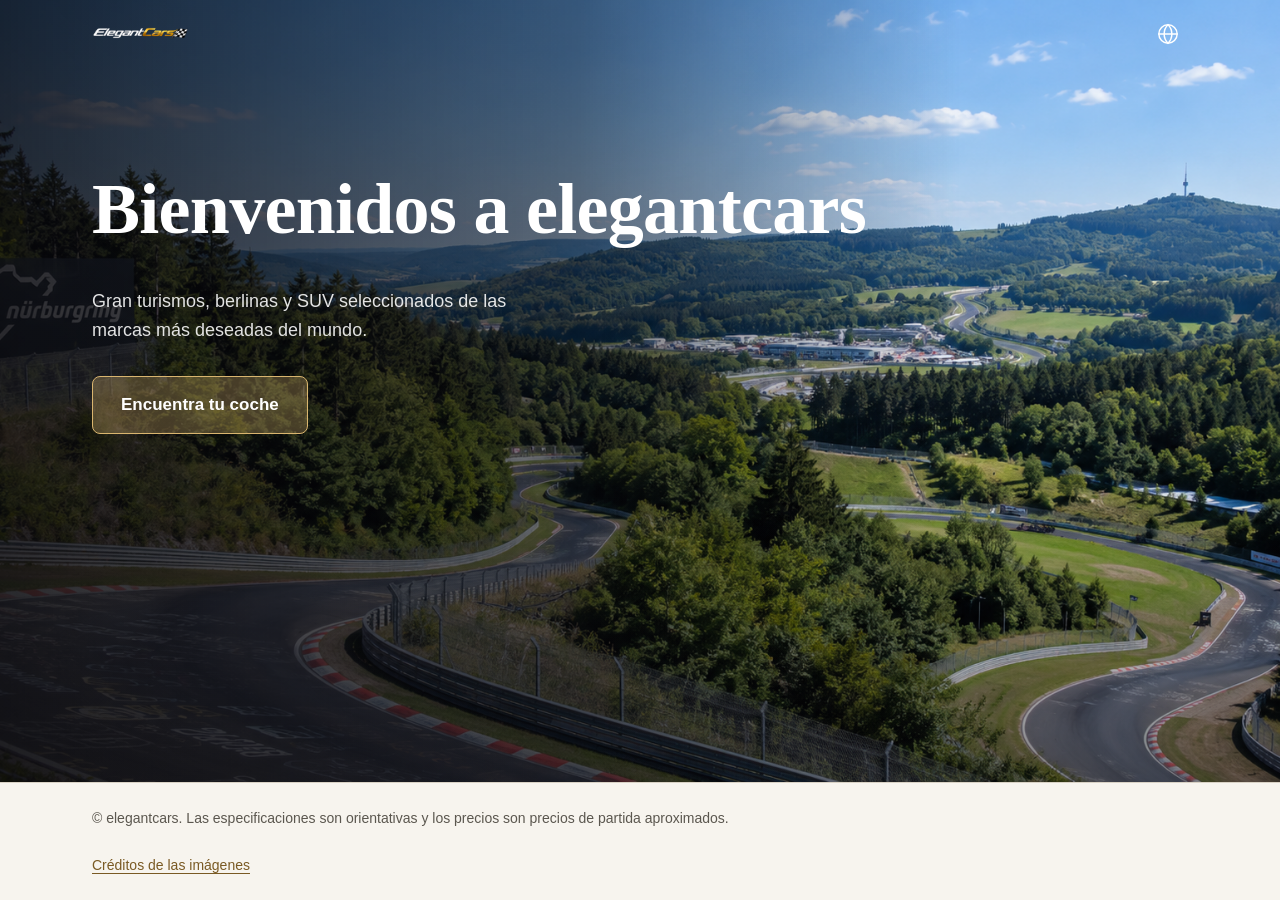
<file: index.html>
<!doctype html>
<html lang="es">
<head>
  <meta charset="utf-8">
  <meta name="viewport" content="width=device-width, initial-scale=1">
  <title>elegantcars</title>
  <meta name="description" content="Stock seleccionado de coches de alta gama de Ferrari, Aston Martin, Lamborghini, Porsche y BMW.">
  <link rel="stylesheet" href="css/styles.css">
</head>
<body class="page-home" data-page-title="page_titles.home">
  <a class="skip-link" href="#main" data-i18n="skip_link"></a>

  <header class="site-header">
    <div class="container header-inner">
      <a class="logo logo-pending" href="index.html" data-i18n-aria-label="logo_label" aria-current="page"><span class="logo-text">elegant<span>cars</span></span></a>
      <div class="header-end">
        <nav id="lang-switch" class="lang-switch"></nav>
      </div>
    </div>
  </header>

  <main id="main">
    <section class="hero" aria-labelledby="hero-title">
      <div id="hero-media" class="hero-media"></div>
      <div class="hero-overlay"></div>
      <div class="container hero-content">
        <h1 id="hero-title"></h1>
        <p id="hero-text" class="lede"></p>
        <a id="hero-button" class="button button-hero" href="filters.html"></a>
      </div>
      <button type="button" id="hero-toggle" class="hero-toggle" hidden></button>
    </section>
    <div class="container">
      <p id="load-error" class="load-error" role="alert" hidden></p>
    </div>
  </main>

  <footer class="site-footer">
    <div class="container">
      <p id="footer-note"></p>
      <p><a href="credits.html" data-i18n="footer.credits"></a></p>
    </div>
  </footer>

  <script src="js/vendor/js-yaml/js-yaml.umd.min.js"></script>
  <script src="js/common.js"></script>
  <script src="js/home.js"></script>
</body>
</html>
</file>
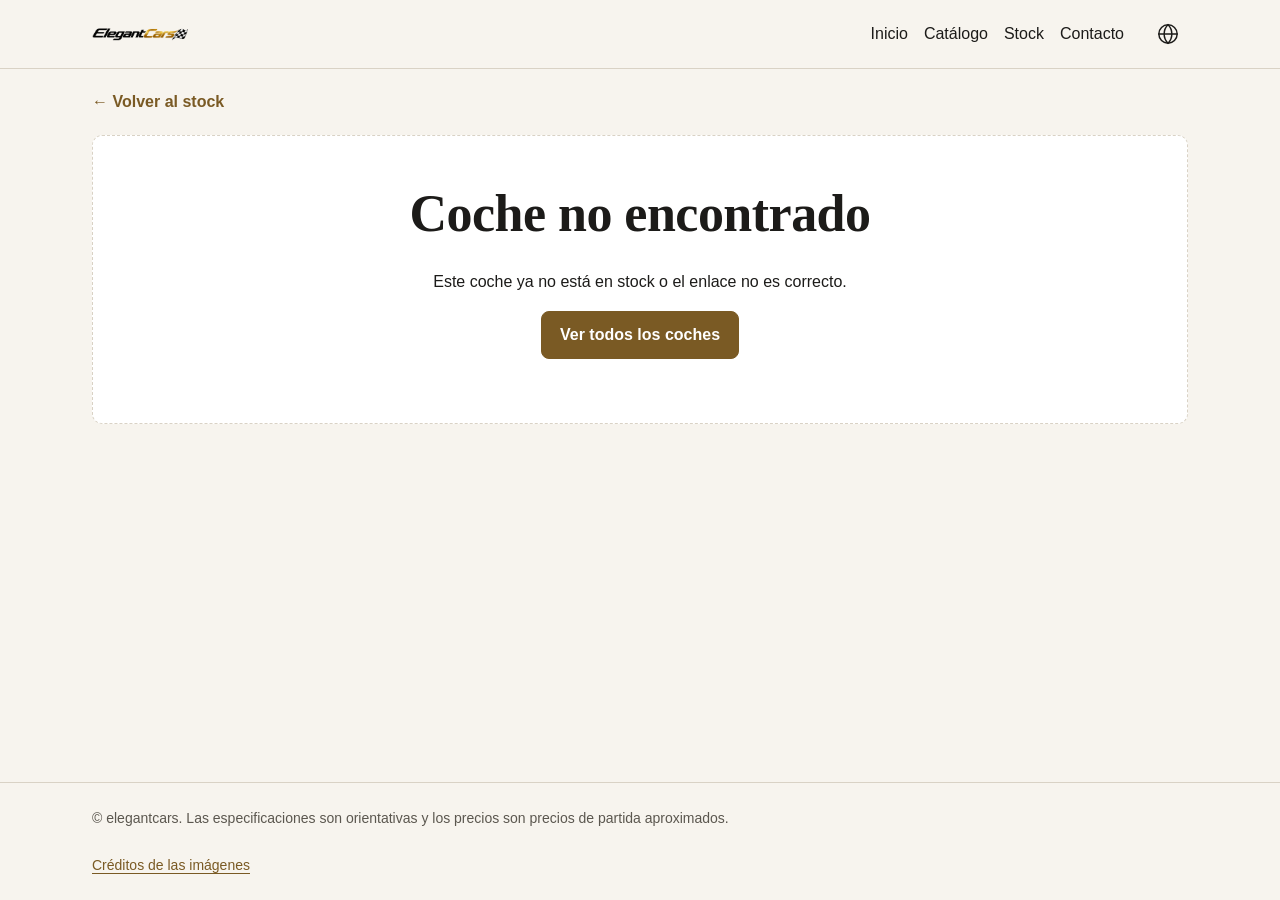
<file: car.html>
<!doctype html>
<html lang="es">
<head>
  <meta charset="utf-8">
  <meta name="viewport" content="width=device-width, initial-scale=1">
  <title>elegantcars</title>
  <link rel="stylesheet" href="css/styles.css">
</head>
<body>
  <a class="skip-link" href="#main" data-i18n="skip_link"></a>

  <header class="site-header">
    <div class="container header-inner">
      <a class="logo logo-pending" href="index.html" data-i18n-aria-label="logo_label"><span class="logo-text">elegant<span>cars</span></span></a>
      <div class="header-end">
        <nav data-i18n-aria-label="nav.label">
          <ul class="nav-list">
            <li><a href="index.html" data-i18n="nav.home"></a></li>
            <li><a href="filters.html" data-i18n="nav.filters"></a></li>
            <li><a href="stock.html" data-i18n="nav.stock"></a></li>
            <li><a href="contact.html" data-i18n="nav.contact"></a></li>
          </ul>
        </nav>
        <nav id="lang-switch" class="lang-switch"></nav>
      </div>
    </div>
  </header>

  <main id="main">
    <div class="container">
      <p class="back-link-wrap"><a id="back-link" class="back-link" href="stock.html" data-i18n="car.back"></a></p>
      <p id="load-error" class="load-error" role="alert" hidden></p>
    </div>

    <article id="car-detail" class="detail" hidden>
      <div id="car-media-slot" class="detail-hero"></div>

      <div class="container detail-layout">
        <div class="detail-main">
          <p id="car-meta" class="eyebrow"></p>
          <h1 id="car-name"></h1>
          <p id="car-tagline" class="lede"></p>
          <p id="car-description" class="detail-description"></p>
          <p id="car-price" class="detail-price"></p>
        </div>

        <aside class="detail-specs" aria-labelledby="specs-heading">
          <h2 id="specs-heading" data-i18n="car.specs"></h2>
          <dl id="car-specs" class="spec-table"></dl>
          <p class="detail-links">
            <a id="more-brand" href="stock.html"></a>
            <a id="more-type" href="stock.html"></a>
          </p>
        </aside>
      </div>
    </article>

    <div id="car-not-found" class="container" hidden>
      <div class="empty-state">
        <h1 data-i18n="car.not_found_title"></h1>
        <p data-i18n="car.not_found_text"></p>
        <p class="empty-actions"><a class="button" href="stock.html" data-i18n="stock.see_all"></a></p>
      </div>
    </div>
  </main>

  <footer class="site-footer">
    <div class="container">
      <p id="footer-note"></p>
      <p><a href="credits.html" data-i18n="footer.credits"></a></p>
    </div>
  </footer>

  <script src="js/vendor/js-yaml/js-yaml.umd.min.js"></script>
  <script src="js/common.js"></script>
  <script src="js/car.js"></script>
</body>
</html>
</file>
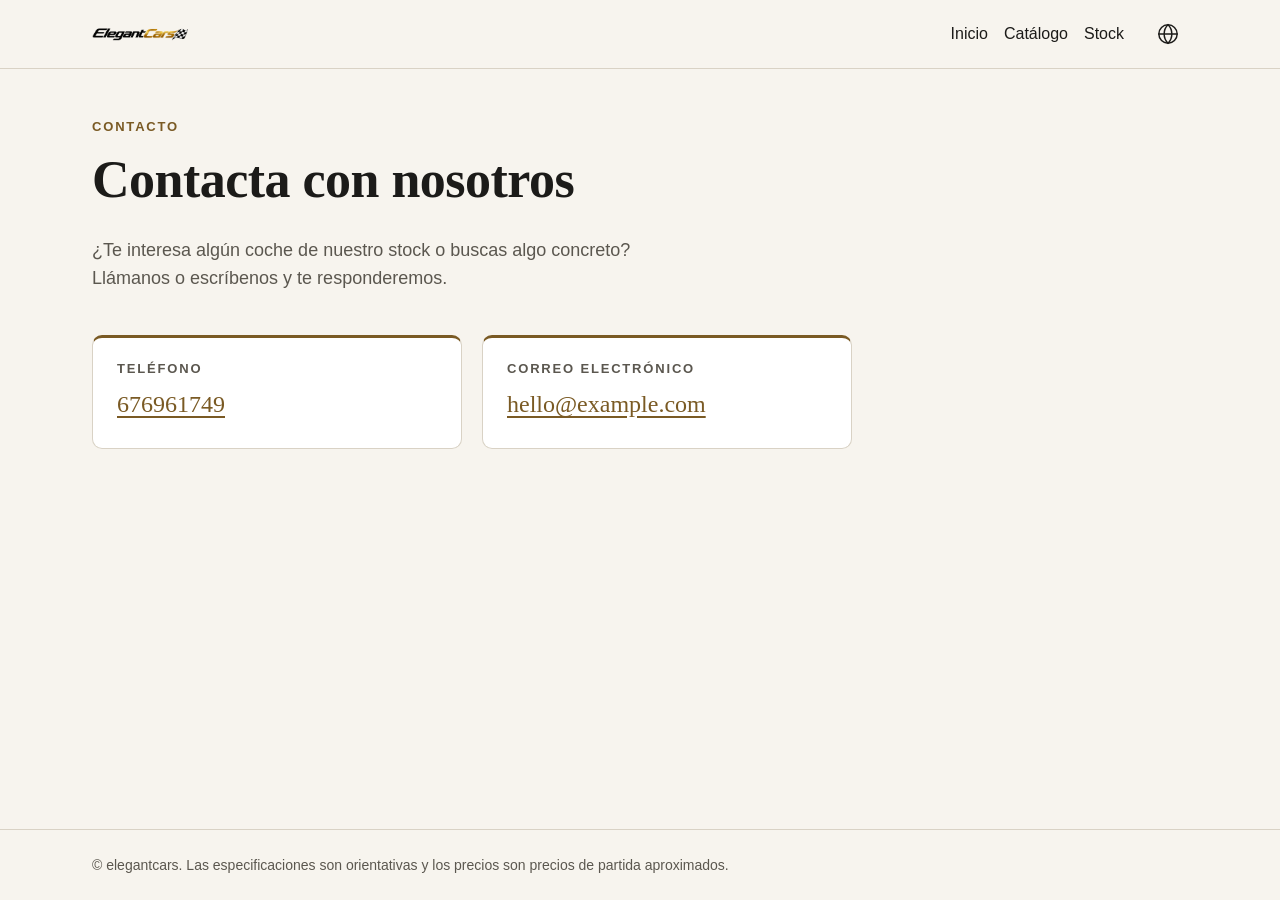
<file: contact.html>
<!doctype html>
<html lang="es">
<head>
  <meta charset="utf-8">
  <meta name="viewport" content="width=device-width, initial-scale=1">
  <title>elegantcars</title>
  <meta name="description" content="Cómo contactar con elegantcars por teléfono o correo electrónico.">
  <link rel="stylesheet" href="css/styles.css">
</head>
<body data-page-title="page_titles.contact">
  <a class="skip-link" href="#main" data-i18n="skip_link"></a>

  <header class="site-header">
    <div class="container header-inner">
      <a class="logo logo-pending" href="index.html" data-i18n-aria-label="logo_label"><span class="logo-text">elegant<span>cars</span></span></a>
      <div class="header-end">
        <nav data-i18n-aria-label="nav.label">
          <ul class="nav-list">
            <li><a href="index.html" data-i18n="nav.home"></a></li>
            <li><a href="filters.html" data-i18n="nav.filters"></a></li>
            <li><a href="stock.html" data-i18n="nav.stock"></a></li>
          </ul>
        </nav>
        <nav id="lang-switch" class="lang-switch"></nav>
      </div>
    </div>
  </header>

  <main id="main" class="container">
    <div class="page-intro">
      <p class="eyebrow" data-i18n="contact.eyebrow"></p>
      <h1 id="contact-title"></h1>
      <p id="contact-text" class="lede"></p>
    </div>

    <p id="load-error" class="load-error" role="alert" hidden></p>

    <div class="contact-grid">
      <div id="contact-phone-card" class="contact-card" hidden>
        <h2 data-i18n="contact.phone"></h2>
        <a id="contact-phone" class="contact-value" href=""></a>
      </div>
      <div id="contact-email-card" class="contact-card" hidden>
        <h2 data-i18n="contact.email"></h2>
        <a id="contact-email" class="contact-value" href=""></a>
      </div>
    </div>
  </main>

  <footer class="site-footer">
    <div class="container">
      <p id="footer-note"></p>
    </div>
  </footer>

  <script src="js/vendor/js-yaml/js-yaml.umd.min.js"></script>
  <script src="js/common.js"></script>
  <script src="js/contact.js"></script>
</body>
</html>
</file>
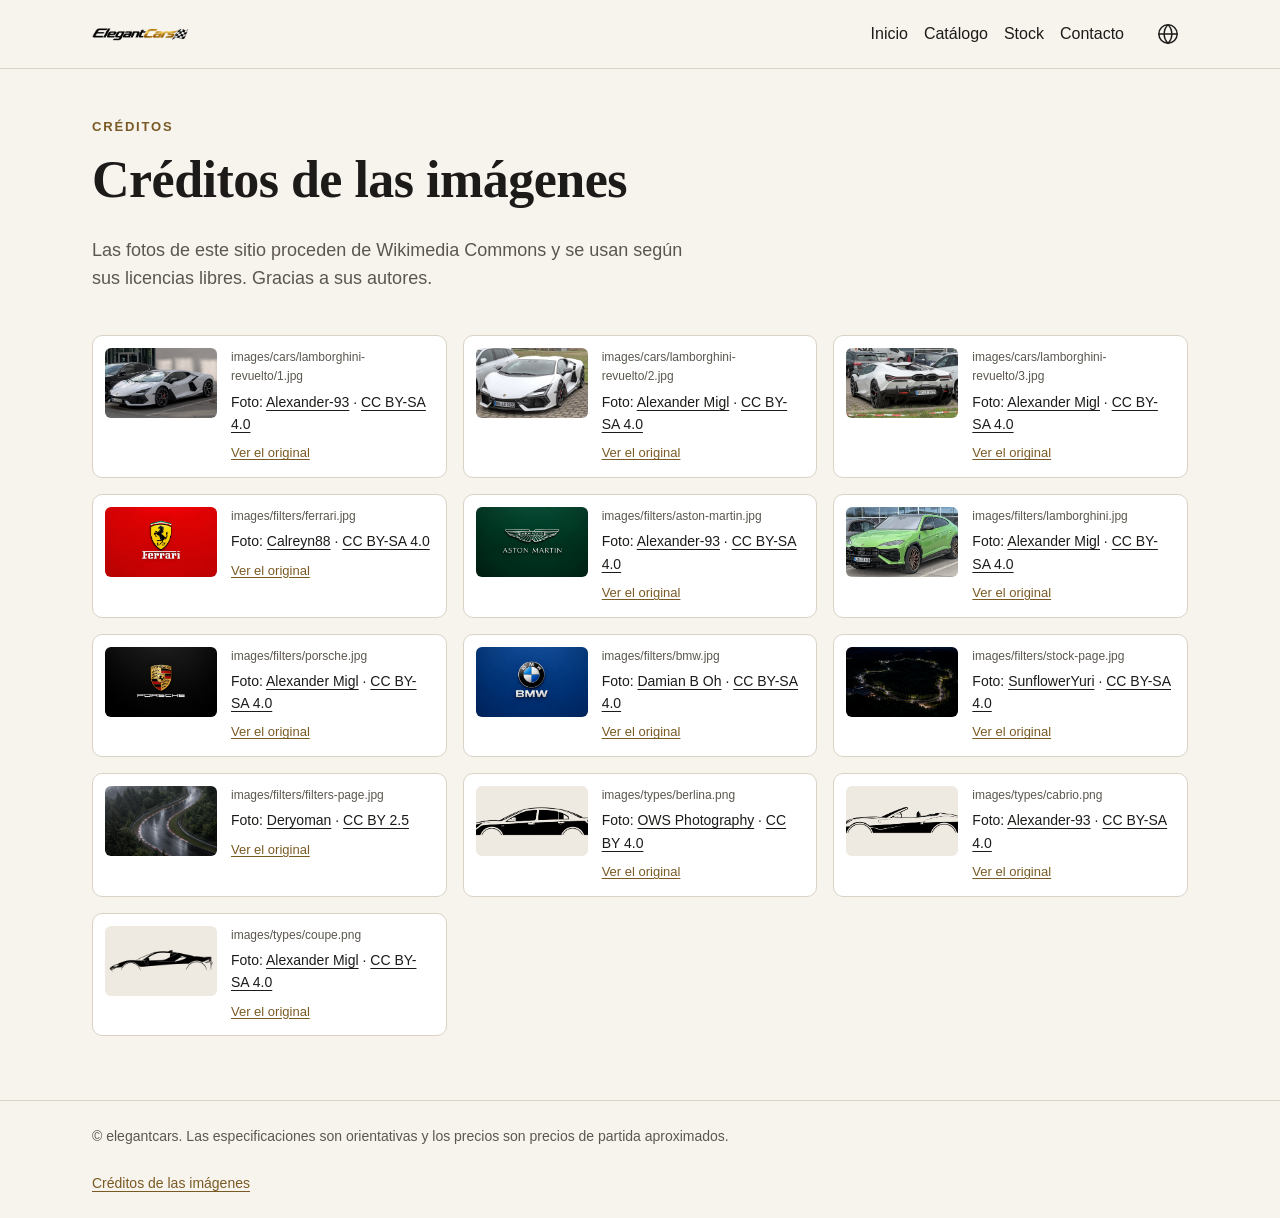
<file: credits.html>
<!doctype html>
<html lang="es">
<head>
  <meta charset="utf-8">
  <meta name="viewport" content="width=device-width, initial-scale=1">
  <title>elegantcars</title>
  <meta name="description" content="Autores y licencias de las imágenes de elegantcars.">
  <link rel="stylesheet" href="css/styles.css">
</head>
<body data-page-title="page_titles.credits">
  <a class="skip-link" href="#main" data-i18n="skip_link"></a>

  <header class="site-header">
    <div class="container header-inner">
      <a class="logo logo-pending" href="index.html" data-i18n-aria-label="logo_label"><span class="logo-text">elegant<span>cars</span></span></a>
      <div class="header-end">
        <nav data-i18n-aria-label="nav.label">
          <ul class="nav-list">
            <li><a href="index.html" data-i18n="nav.home"></a></li>
            <li><a href="filters.html" data-i18n="nav.filters"></a></li>
            <li><a href="stock.html" data-i18n="nav.stock"></a></li>
            <li><a href="contact.html" data-i18n="nav.contact"></a></li>
          </ul>
        </nav>
        <nav id="lang-switch" class="lang-switch"></nav>
      </div>
    </div>
  </header>

  <main id="main" class="container">
    <div class="page-intro">
      <p class="eyebrow" data-i18n="credits.eyebrow"></p>
      <h1 data-i18n="credits.title"></h1>
      <p class="lede" data-i18n="credits.intro"></p>
    </div>

    <p id="load-error" class="load-error" role="alert" hidden></p>

    <ul id="credits-list" class="credits-list"></ul>
  </main>

  <footer class="site-footer">
    <div class="container">
      <p id="footer-note"></p>
      <p><a href="credits.html" data-i18n="footer.credits"></a></p>
    </div>
  </footer>

  <script src="js/vendor/js-yaml/js-yaml.umd.min.js"></script>
  <script src="js/common.js"></script>
  <script src="js/credits.js"></script>
</body>
</html>
</file>
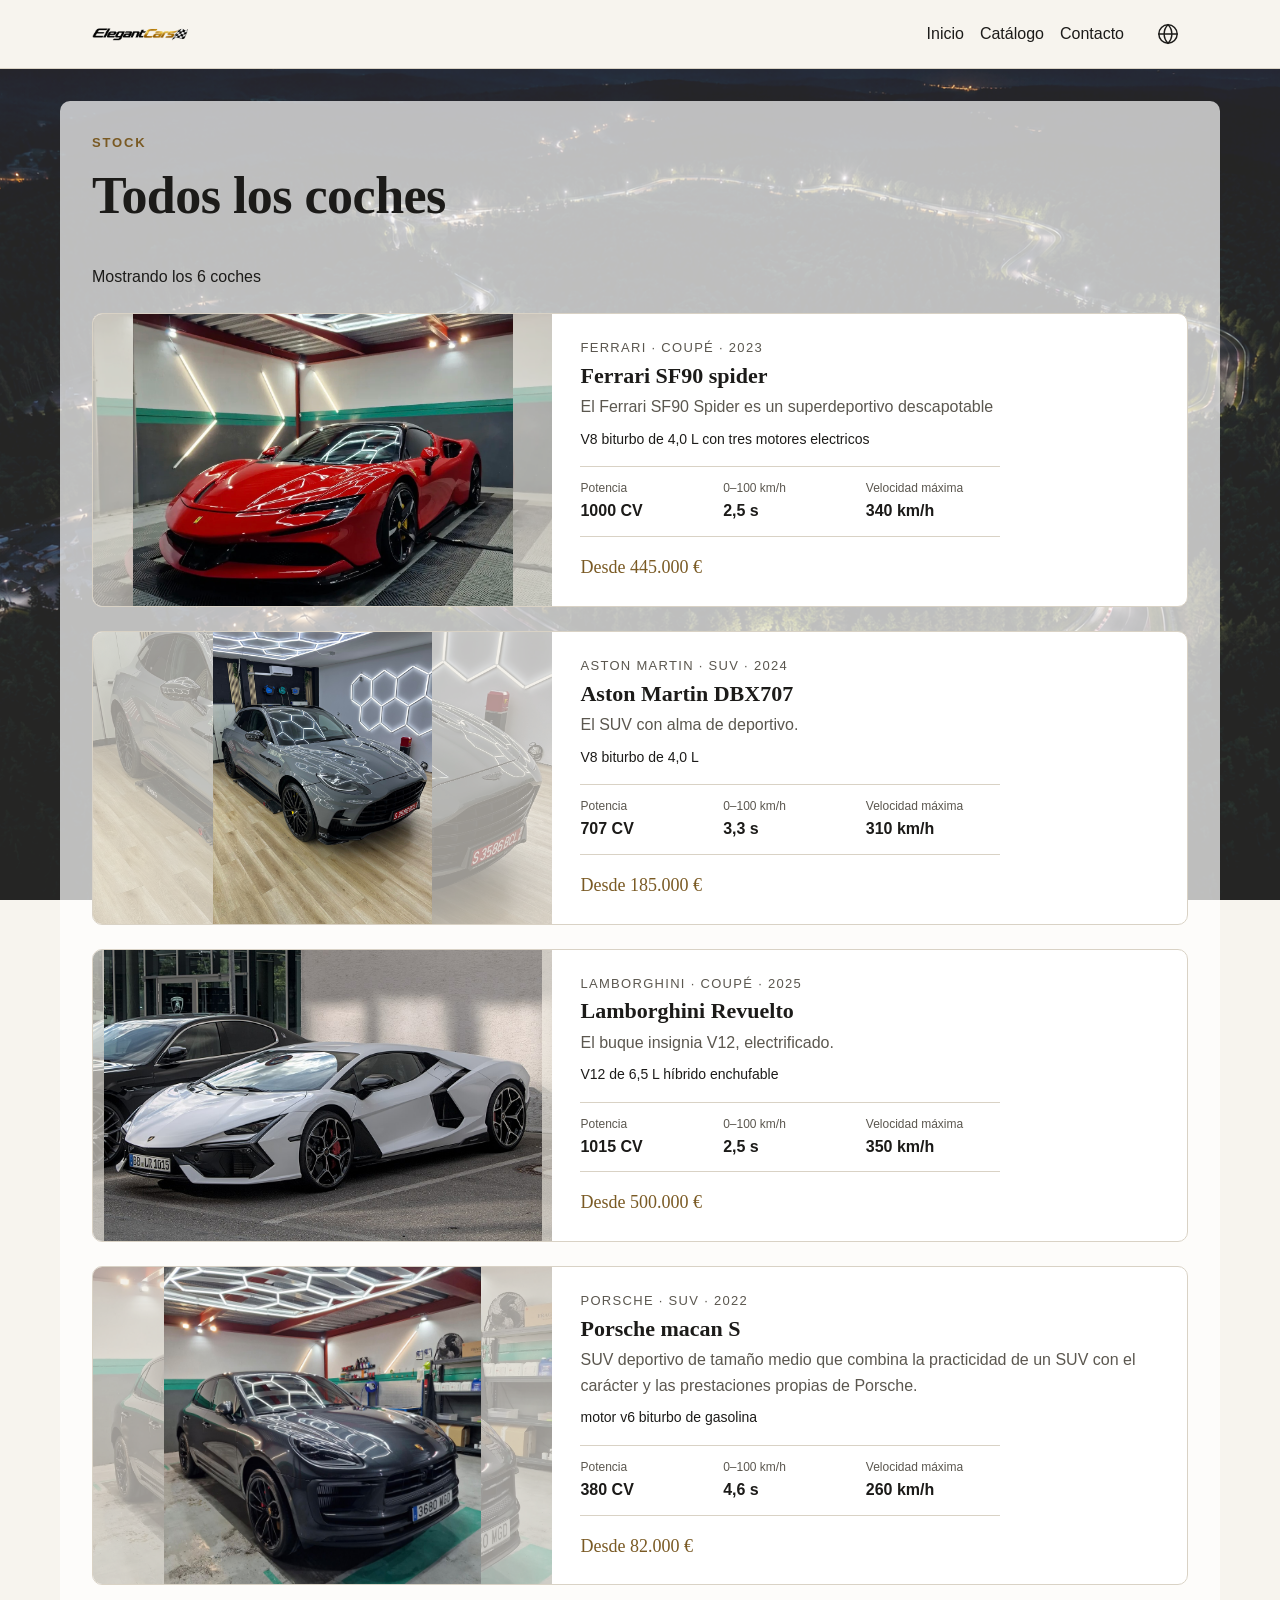
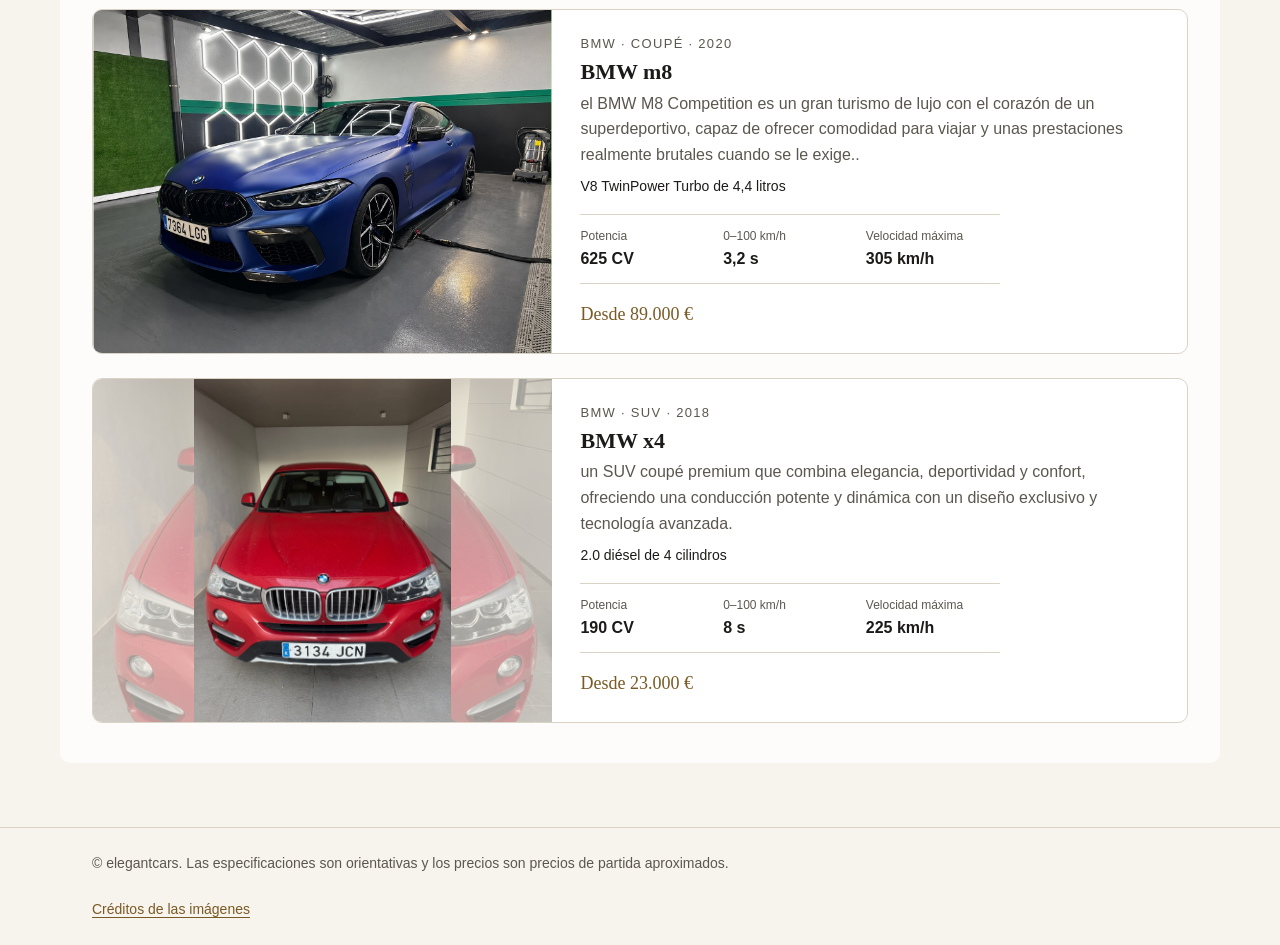
<file: stock.html>
<!doctype html>
<html lang="es">
<head>
  <meta charset="utf-8">
  <meta name="viewport" content="width=device-width, initial-scale=1">
  <title>elegantcars</title>
  <meta name="description" content="Coches de alta gama disponibles en elegantcars.">
  <link rel="stylesheet" href="css/styles.css">
</head>
<body data-page-title="page_titles.stock">
  <a class="skip-link" href="#main" data-i18n="skip_link"></a>

  <header class="site-header">
    <div class="container header-inner">
      <a class="logo logo-pending" href="index.html" data-i18n-aria-label="logo_label"><span class="logo-text">elegant<span>cars</span></span></a>
      <div class="header-end">
        <nav data-i18n-aria-label="nav.label">
          <ul class="nav-list">
            <li><a href="index.html" data-i18n="nav.home"></a></li>
            <li><a href="filters.html" data-i18n="nav.filters"></a></li>
            <li><a href="contact.html" data-i18n="nav.contact"></a></li>
          </ul>
        </nav>
        <nav id="lang-switch" class="lang-switch"></nav>
      </div>
    </div>
  </header>

  <main id="main" class="container">
    <div class="page-intro">
      <p class="eyebrow" data-i18n="stock.eyebrow"></p>
      <h1 id="stock-title"></h1>
      <div id="active-filters" class="active-filters" hidden></div>
      <p id="results-status" class="results-status"></p>
    </div>

    <p id="load-error" class="load-error" role="alert" hidden></p>

    <div id="car-grid" class="car-grid"></div>

    <div id="empty-state" class="empty-state" hidden>
      <p data-i18n="stock.empty"></p>
      <p class="empty-actions">
        <a class="button" href="filters.html" data-i18n="stock.change_filters"></a>
        <a class="button button-ghost" href="stock.html" data-i18n="stock.see_all"></a>
      </p>
    </div>
  </main>

  <footer class="site-footer">
    <div class="container">
      <p id="footer-note"></p>
      <p><a href="credits.html" data-i18n="footer.credits"></a></p>
    </div>
  </footer>

  <script src="js/vendor/js-yaml/js-yaml.umd.min.js"></script>
  <script src="js/common.js"></script>
  <script src="js/stock.js"></script>
</body>
</html>
</file>
<file: css/styles.css>
/* elegantcars — single stylesheet, no build step. */

:root {
  --bg: #f7f4ee;
  --surface: #ffffff;
  --surface-muted: #efeae1;
  --ink: #1c1b19;
  --ink-muted: #5b574f;
  --line: #d9d2c5;
  --accent: #7a5a24;
  --accent-ink: #ffffff;
  --gold: #d9b56f;
  --focus: #1d4ed8;
  --glass: rgba(255, 255, 255, 0.55);
  --tile-glass: rgba(255, 255, 255, 0.5);
  --tile-plate: transparent;
  --tyre: #1c1b19;
  --rim: #b9b4aa;
  --shadow: rgba(28, 27, 25, 0.12);
  --error-bg: #fbeae8;
  --error-ink: #8a1c12;

  --font-display: "Iowan Old Style", "Palatino Linotype", Palatino, "Book Antiqua", Georgia, serif;
  --font-body: -apple-system, BlinkMacSystemFont, "Segoe UI", Roboto, "Helvetica Neue", Arial, sans-serif;
  --radius: 10px;
  --max: 1160px;
}

@media (prefers-color-scheme: dark) {
  :root {
    --bg: #141311;
    --surface: #1d1b18;
    --surface-muted: #26231f;
    --ink: #f2eee6;
    --ink-muted: #b3ada1;
    --line: #3a362f;
    --accent: #d9b56f;
    --accent-ink: #1c1b19;
    --focus: #93b4ff;
    --glass: rgba(255, 255, 255, 0.35);
    --tile-glass: rgba(29, 27, 24, 0.5);
    --tile-plate: #ffffff;
    --tyre: #0a0a09;
    --rim: #8c877d;
    --shadow: rgba(0, 0, 0, 0.45);
    --error-bg: #3a1a16;
    --error-ink: #ffb4a8;
  }
}

*,
*::before,
*::after {
  box-sizing: border-box;
}

html {
  -webkit-text-size-adjust: 100%;
}

body {
  margin: 0;
  background: var(--bg);
  color: var(--ink);
  font: 1rem/1.6 var(--font-body);
  display: flex;
  flex-direction: column;
  min-height: 100vh;
}

main {
  flex: 1;
}

img,
svg,
video {
  display: block;
  max-width: 100%;
}

h1,
h2,
h3 {
  font-family: var(--font-display);
  font-weight: 600;
  line-height: 1.15;
  margin: 0 0 0.5em;
}

h1 {
  font-size: clamp(2rem, 1.4rem + 2.6vw, 3.25rem);
  letter-spacing: -0.01em;
}

h2 {
  font-size: 1.5rem;
}

a {
  color: var(--accent);
  text-underline-offset: 0.18em;
}

a:hover {
  text-decoration-thickness: 2px;
}

:focus-visible {
  outline: 3px solid var(--focus);
  outline-offset: 2px;
}

.container {
  width: 100%;
  max-width: var(--max);
  margin: 0 auto;
  padding: 0 16px;
}

@media (min-width: 720px) {
  .container {
    padding: 0 32px;
  }
}

.skip-link {
  position: absolute;
  left: 16px;
  top: -100px;
  background: var(--ink);
  color: var(--bg);
  padding: 8px 14px;
  border-radius: var(--radius);
  z-index: 10;
}

.skip-link:focus {
  top: 12px;
}

/* Header & footer */

.site-header {
  border-bottom: 1px solid var(--line);
  background: var(--bg);
}

.header-inner {
  display: flex;
  align-items: center;
  justify-content: space-between;
  gap: 16px;
  min-height: 68px;
}

.logo {
  font-family: var(--font-display);
  font-size: 1.5rem;
  color: var(--ink);
  letter-spacing: 0.01em;
  text-decoration: none;
}

.logo:hover {
  opacity: 0.8;
}

.logo span {
  color: var(--accent);
  font-style: italic;
}

.nav-list {
  display: flex;
  flex-wrap: wrap;
  justify-content: flex-end;
  gap: 4px 16px;
  list-style: none;
  margin: 0;
  padding: 0;
}

.nav-list a {
  color: var(--ink);
  text-decoration: none;
  padding: 6px 0;
  border-bottom: 2px solid transparent;
}

.nav-list a:hover {
  border-bottom-color: var(--accent);
}

.site-footer {
  margin-top: 64px;
  border-top: 1px solid var(--line);
  background: var(--bg);
  color: var(--ink-muted);
  font-size: 0.875rem;
}

.site-footer p {
  margin: 24px 0;
}

/* Shared text & controls */

.eyebrow {
  text-transform: uppercase;
  letter-spacing: 0.14em;
  font-size: 0.8125rem;
  font-weight: 600;
  color: var(--accent);
  margin: 0 0 12px;
}

.lede {
  font-size: 1.125rem;
  color: var(--ink-muted);
  max-width: 62ch;
}

.button {
  font: inherit;
  font-weight: 600;
  display: inline-flex;
  align-items: center;
  justify-content: center;
  min-height: 44px;
  padding: 10px 18px;
  border-radius: 8px;
  border: 1px solid var(--accent);
  background: var(--accent);
  color: var(--accent-ink);
  text-decoration: none;
  cursor: pointer;
}

.button-ghost {
  background: transparent;
  color: var(--accent);
}

.load-error {
  margin: 24px 0;
  padding: 16px 20px;
  border-radius: var(--radius);
  background: var(--error-bg);
  color: var(--error-ink);
}

.page-intro {
  padding: 48px 0 24px;
}

/* Homepage */

.page-home .site-header {
  position: absolute;
  top: 0;
  left: 0;
  right: 0;
  z-index: 2;
  background: transparent;
  border-bottom: 0;
}

.page-home .logo,
.page-home .nav-list a {
  color: #fff;
}

.page-home .logo span {
  color: var(--gold);
}

.page-home .nav-list a:hover {
  border-bottom-color: var(--gold);
}

.page-home .site-footer {
  margin-top: 0;
}

/* The homepage is just the hero, so it fills the space above the footer. */
.page-home main {
  display: flex;
  flex-direction: column;
}

.hero {
  position: relative;
  flex: 1;
  display: flex;
  align-items: flex-start;
  min-height: 560px;
  min-height: max(560px, 85svh);
  overflow: hidden;
  background: #0b1020;
  color: #fff;
}

.hero-media,
.hero-media img,
.hero-media video,
.hero-overlay {
  position: absolute;
  inset: 0;
  width: 100%;
  height: 100%;
}

.hero-media img,
.hero-media video {
  max-width: none;
  object-fit: cover;
}

/* Keeps the hero text readable over any image or video. */
.hero-overlay {
  background:
    linear-gradient(0deg, rgba(6, 6, 10, 0.85) 0%, rgba(6, 6, 10, 0.35) 55%, rgba(6, 6, 10, 0.55) 100%);
}

@media (min-width: 900px) {
  .hero-overlay {
    background:
      linear-gradient(90deg, rgba(6, 6, 10, 0.82) 0%, rgba(6, 6, 10, 0.5) 45%, rgba(6, 6, 10, 0) 75%),
      linear-gradient(0deg, rgba(6, 6, 10, 0.5) 0%, rgba(6, 6, 10, 0) 40%);
  }
}

/* The header (68px) sits on top of the hero, so this puts the title about
   100px below it. */
.hero-content {
  position: relative;
  padding-top: 168px;
  padding-bottom: 88px;
}

/* Sized to fit the title on one line, even on a phone. */
.hero h1 {
  font-size: clamp(1.5rem, 0.5rem + 5vw, 4.5rem);
}

.hero .lede {
  color: rgba(255, 255, 255, 0.88);
  max-width: 44ch;
  margin-bottom: 32px;
}

/* See-through gold with white text over the photo; solid gold on hover, with
   dark text, as white on solid gold wouldn't have enough contrast. */
.button-hero {
  min-height: 52px;
  padding: 14px 28px;
  font-size: 1.0625rem;
  background: rgba(217, 181, 111, 0.3);
  border-color: var(--gold);
  color: #fff;
  transition: background-color 0.2s ease, color 0.2s ease;
}

.button-hero:hover {
  background: var(--gold);
  color: #1c1b19;
}

@media (prefers-reduced-motion: reduce) {
  .button-hero {
    transition: none;
  }
}

.hero-toggle {
  position: absolute;
  right: 16px;
  bottom: 16px;
  font: inherit;
  font-size: 0.875rem;
  min-height: 44px;
  padding: 8px 14px;
  border-radius: 8px;
  border: 1px solid rgba(255, 255, 255, 0.6);
  background: rgba(6, 6, 10, 0.6);
  color: #fff;
  cursor: pointer;
}

.hero :focus-visible {
  outline-color: #fff;
}

/* Filters page */

.filter-group {
  margin-top: 32px;
}

.tile-grid {
  display: grid;
  grid-template-columns: repeat(auto-fill, minmax(220px, 1fr));
  gap: 16px;
  list-style: none;
  padding: 0;
  margin: 0;
}

.tile {
  display: flex;
  flex-direction: column;
  gap: 4px;
  height: 100%;
  padding: 20px;
  background: var(--tile-glass);
  border: 1px solid var(--line);
  border-radius: var(--radius);
  color: var(--ink);
  text-decoration: none;
  transition: transform 0.2s ease, box-shadow 0.2s ease, border-color 0.2s ease, background-color 0.2s ease;
}

/* Tiles are see-through over the page background and turn solid on hover or
   keyboard focus. */
.tile:hover {
  transform: translateY(-3px);
  border-color: var(--accent);
  box-shadow: 0 12px 28px var(--shadow);
}

.tile:hover,
.tile:focus-visible {
  background: var(--surface);
}

.tile-media {
  display: flex;
  align-items: center;
  justify-content: center;
  aspect-ratio: 16 / 10;
  background: var(--surface-muted);
  border-radius: 6px;
  padding: 12px;
  margin-bottom: 12px;
  color: var(--ink-muted);
}

.tile-name {
  font-family: var(--font-display);
  font-size: 1.375rem;
  font-weight: 600;
}

/* Narrower brand tiles so all the brands fit on one row on a laptop screen;
   auto-fit stretches them to fill the row whatever the number of brands. */
.tile-grid-brands {
  grid-template-columns: repeat(auto-fit, minmax(160px, 1fr));
}

.tile-grid-brands .tile {
  align-items: center;
  text-align: center;
  padding: 24px 20px;
  border-top: 3px solid var(--accent);
}

/* Logos vary from square emblems to long wordmarks, so each is fitted inside
   the same box. In dark mode a white plate keeps dark logos visible (same for
   the black car type figures below). */
.tile-grid-brands .tile-media {
  display: flex;
  align-items: center;
  justify-content: center;
  width: 100%;
  height: 88px;
  padding: 12px 16px;
  margin-bottom: 14px;
  background: var(--tile-plate);
  border-radius: 6px;
}


.tile-media-photo {
  padding: 0;
  aspect-ratio: 16 / 10;
  overflow: hidden;
  background: var(--tile-plate);
}

.tile-type-image {
  width: 100%;
  height: 100%;
  object-fit: cover;
}

.tile-logo {
  width: 100%;
  height: 100%;
  object-fit: contain;
}

.tile-count {
  font-size: 0.875rem;
  /* Main ink rather than muted, to stay readable on the see-through tile. */
  color: var(--ink);
}

.all-link-wrap {
  margin-top: 32px;
  font-weight: 600;
}

@media (prefers-reduced-motion: reduce) {
  .tile,
  .card {
    transition: none;
  }
  .tile:hover {
    transform: none;
  }
}

/* Stock page */

.active-filters {
  display: flex;
  flex-wrap: wrap;
  gap: 8px;
  margin-bottom: 8px;
}

.chip {
  display: inline-flex;
  align-items: center;
  gap: 8px;
  min-height: 36px;
  padding: 4px 8px 4px 14px;
  border-radius: 999px;
  border: 1px solid var(--accent);
  color: var(--accent);
  font-size: 0.875rem;
  font-weight: 600;
  text-decoration: none;
}

.chip:hover {
  background: var(--surface);
}

.chip-x {
  font-size: 1.125rem;
  line-height: 1;
  padding: 0 4px;
}

.results-status {
  margin: 12px 0 0;
  color: var(--ink-muted);
}

/* One car per row: photo on the left, details on the right. On narrow
   screens the photo goes on top instead. */
.car-grid {
  display: grid;
  grid-template-columns: 1fr;
  gap: 24px;
}

.card {
  position: relative;
  display: flex;
  flex-direction: column;
  background: var(--surface);
  border: 1px solid var(--line);
  border-radius: var(--radius);
  overflow: hidden;
  transition: transform 0.2s ease, box-shadow 0.2s ease, border-color 0.2s ease;
}

.card:hover {
  transform: translateY(-3px);
  border-color: var(--accent);
  box-shadow: 0 12px 28px var(--shadow);
}

/* The focus ring goes on the whole card, matching its click area. */
.card:focus-within {
  outline: 3px solid var(--focus);
  outline-offset: 2px;
}

@media (prefers-reduced-motion: reduce) {
  .card:hover {
    transform: none;
  }
}

.card-media {
  background: var(--surface-muted);
  padding: 28px 20px 16px;
}

.card-media-photo {
  position: relative;
  padding: 0;
  aspect-ratio: 16 / 10;
  overflow: hidden;
}

/* The whole photo is shown, never cropped; .photo-backdrop fills the rest of
   the frame. */
.card-media-photo img {
  position: relative;
  width: 100%;
  height: 100%;
  object-fit: contain;
}

.card-body {
  display: flex;
  flex-direction: column;
  flex: 1;
  padding: 20px;
}

.card-meta {
  margin: 0 0 4px;
  font-size: 0.8125rem;
  text-transform: uppercase;
  letter-spacing: 0.1em;
  color: var(--ink-muted);
}

.card-title {
  font-size: 1.375rem;
  margin-bottom: 6px;
}

.card-title a {
  color: var(--ink);
  text-decoration: none;
}

.card-title a::after {
  content: "";
  position: absolute;
  inset: 0;
}

.card-title a:focus-visible {
  outline: none;
}

.card-tagline {
  margin: 0 0 8px;
  color: var(--ink-muted);
}

.card-engine {
  margin: 0 0 16px;
  font-size: 0.875rem;
}

.card-specs {
  display: grid;
  grid-template-columns: repeat(3, 1fr);
  gap: 8px;
  margin: 0 0 16px;
  padding: 12px 0;
  border-top: 1px solid var(--line);
  border-bottom: 1px solid var(--line);
}

.card-specs dt {
  font-size: 0.75rem;
  color: var(--ink-muted);
}

.card-specs dd {
  margin: 0;
  font-weight: 600;
}

.card-price {
  margin: auto 0 0;
  font-family: var(--font-display);
  font-size: 1.125rem;
  color: var(--accent);
}

@media (min-width: 720px) {
  .card {
    flex-direction: row;
  }

  .card-media {
    flex: 0 0 42%;
    display: flex;
    align-items: center;
  }

  /* The photo fills the left column, however tall the details are. */
  .card-media-photo {
    aspect-ratio: auto;
    min-height: 260px;
  }

  .card-media-photo img {
    position: absolute;
    inset: 0;
  }

  .card-media svg {
    width: 100%;
  }

  .card-body {
    padding: 24px 28px;
  }

  .card-specs {
    max-width: 420px;
  }
}

.empty-state {
  text-align: center;
  padding: 48px 16px;
  background: var(--surface);
  border: 1px dashed var(--line);
  border-radius: var(--radius);
}

.empty-actions {
  display: flex;
  flex-wrap: wrap;
  justify-content: center;
  gap: 12px;
}

/* Silhouettes */

.silhouette-shadow {
  fill: var(--shadow);
}

.silhouette-glass {
  fill: var(--glass);
}

.silhouette-tyre {
  fill: var(--tyre);
}

.silhouette-rim {
  fill: var(--rim);
}

/* Car detail page */

.back-link-wrap {
  margin: 20px 0;
}

.back-link {
  font-weight: 600;
  text-decoration: none;
}

.back-link::before {
  content: "← ";
}

.back-link:hover {
  text-decoration: underline;
}

.detail-hero {
  background: var(--surface-muted);
}

.detail-media {
  display: flex;
  align-items: center;
  justify-content: center;
  max-width: 1600px;
  margin: 0 auto;
  padding: 48px 16px 32px;
}

.detail-media .silhouette {
  width: min(100%, 900px);
}

.detail-media-photo {
  position: relative;
  padding: 0;
  aspect-ratio: 16 / 9;
  max-height: 78vh;
  overflow: hidden;
  background: var(--surface);
}

/* The whole photo is shown, never cropped; .photo-backdrop fills the rest of
   the landscape frame. */
.detail-media-photo img {
  position: relative;
  width: 100%;
  height: 100%;
  object-fit: contain;
}

.detail-layout {
  display: grid;
  gap: 32px;
  padding-top: 40px;
}

@media (min-width: 900px) {
  .detail-layout {
    grid-template-columns: minmax(0, 1.3fr) minmax(0, 1fr);
    gap: 64px;
  }
}

.detail-description {
  max-width: 62ch;
}

.detail-price {
  font-family: var(--font-display);
  font-size: 1.75rem;
  color: var(--accent);
  margin: 24px 0 0;
}

.detail-specs h2 {
  font-size: 1.25rem;
}

.spec-table {
  margin: 0 0 24px;
  border-top: 1px solid var(--line);
}

.spec-table div {
  display: flex;
  justify-content: space-between;
  gap: 16px;
  padding: 12px 0;
  border-bottom: 1px solid var(--line);
}

.spec-table dt {
  color: var(--ink-muted);
}

.spec-table dd {
  margin: 0;
  font-weight: 600;
  text-align: right;
}

.detail-links {
  display: flex;
  flex-wrap: wrap;
  gap: 12px 24px;
}

/* Contact page */

.contact-grid {
  display: grid;
  grid-template-columns: repeat(auto-fit, minmax(260px, 1fr));
  gap: 20px;
  max-width: 760px;
}

.contact-card {
  padding: 24px;
  background: var(--surface);
  border: 1px solid var(--line);
  border-top: 3px solid var(--accent);
  border-radius: var(--radius);
}

.contact-card h2 {
  font-size: 0.8125rem;
  font-family: var(--font-body);
  text-transform: uppercase;
  letter-spacing: 0.14em;
  color: var(--ink-muted);
  margin-bottom: 8px;
}

.contact-value {
  font-family: var(--font-display);
  font-size: 1.5rem;
  overflow-wrap: anywhere;
}

/* Car detail carousel */

.carousel {
  background: var(--surface-muted);
  padding-bottom: 16px;
}

.carousel-stage {
  position: relative;
  max-width: 1600px;
  margin: 0 auto;
  aspect-ratio: 16 / 9;
  max-height: 78vh;
  overflow: hidden;
  background: var(--surface);
  touch-action: pan-y;
  user-select: none;
}

.carousel-image {
  position: relative;
  width: 100%;
  height: 100%;
  max-width: none;
  object-fit: contain;
}

/* Faded, cropped copy of the current photo behind the uncropped one, so the
   frame keeps a fixed landscape height without empty bars. */
.detail-media-photo .photo-backdrop,
.carousel-stage .photo-backdrop,
.card-media-photo .photo-backdrop {
  position: absolute;
  inset: 0;
  width: 100%;
  height: 100%;
  max-width: none;
  object-fit: cover;
  opacity: 0.35;
  pointer-events: none;
}

.carousel-btn {
  position: absolute;
  top: 50%;
  transform: translateY(-50%);
  width: 48px;
  height: 48px;
  border-radius: 50%;
  border: 1px solid rgba(255, 255, 255, 0.7);
  background: rgba(12, 11, 10, 0.6);
  color: #fff;
  font-size: 1.75rem;
  line-height: 1;
  cursor: pointer;
}

.carousel-btn:hover {
  background: rgba(12, 11, 10, 0.85);
}

.carousel-btn:focus-visible {
  outline-color: #fff;
}

.carousel-prev {
  left: 16px;
}

.carousel-next {
  right: 16px;
}

.carousel-counter {
  position: absolute;
  right: 16px;
  bottom: 16px;
  margin: 0;
  padding: 2px 10px;
  border-radius: 999px;
  background: rgba(12, 11, 10, 0.65);
  color: #fff;
  font-size: 0.875rem;
}

.carousel-thumbs {
  display: flex;
  gap: 10px;
  list-style: none;
  margin: 16px auto 0;
  overflow-x: auto;
}

.carousel-thumb {
  display: block;
  width: 112px;
  aspect-ratio: 16 / 10;
  padding: 0;
  border: 2px solid transparent;
  border-radius: 6px;
  overflow: hidden;
  background: none;
  cursor: pointer;
  opacity: 0.7;
}

.carousel-thumb img {
  width: 100%;
  height: 100%;
  object-fit: cover;
}

.carousel-thumb:hover,
.carousel-thumb[aria-current="true"] {
  opacity: 1;
}

.carousel-thumb[aria-current="true"] {
  border-color: var(--accent);
}

@media (max-width: 600px) {
  .carousel-thumb {
    width: 84px;
  }
}

/* Button in the photo's top-right corner that opens the full-screen viewer. */
.carousel-expand {
  top: 16px;
  right: 16px;
  transform: none;
  font-size: 1.375rem;
}

.carousel-image,
.detail-media-photo img:not(.photo-backdrop) {
  cursor: zoom-in;
}

/* Full-screen photo viewer (a modal <dialog>). */
.lightbox-open {
  overflow: hidden;
}

.lightbox {
  width: 100%;
  height: 100%;
  max-width: none;
  max-height: none;
  margin: 0;
  padding: 0;
  border: 0;
  background: #0b0a09;
  color: #fff;
}

.lightbox::backdrop {
  background: #0b0a09;
}

.lightbox-stage {
  position: absolute;
  inset: 0;
  display: flex;
  align-items: center;
  justify-content: center;
  padding: 72px 16px 56px;
  touch-action: pan-y;
  user-select: none;
}

.lightbox-image {
  width: auto;
  height: auto;
  max-width: 100%;
  max-height: 100%;
  object-fit: contain;
}

.lightbox-close {
  top: 16px;
  right: 16px;
  transform: none;
}

.lightbox-counter {
  top: 28px;
  right: auto;
  bottom: auto;
  left: 16px;
}

.lightbox-credit {
  position: absolute;
  left: 0;
  right: 0;
  bottom: 16px;
  margin: 0;
  padding: 0 16px;
  text-align: center;
  color: rgba(255, 255, 255, 0.8);
}

.lightbox .carousel-btn:focus-visible {
  outline-color: #fff;
}

@media (max-width: 600px) {
  .lightbox .carousel-prev,
  .lightbox .carousel-next {
    top: auto;
    bottom: 48px;
    transform: none;
  }
}

/* Header: menu and language switcher */

.visually-hidden {
  position: absolute !important;
  width: 1px;
  height: 1px;
  overflow: hidden;
  clip: rect(0 0 0 0);
  clip-path: inset(50%);
  white-space: nowrap;
}

.header-end {
  display: flex;
  flex-wrap: wrap;
  align-items: center;
  justify-content: flex-end;
  gap: 8px 24px;
}

/* Small screens: logo and language globe share the top row, and the page
   links get a full-width row of their own underneath. */
@media (max-width: 600px) {
  .header-inner {
    flex-wrap: wrap;
    gap: 0 12px;
    min-height: 60px;
  }

  .header-end {
    display: contents;
  }

  .header-inner .logo {
    flex: 1 1 0;
    min-width: 0;
  }

  .header-inner .logo-image {
    max-width: 100%;
    object-position: left center;
  }

  .header-end > nav:not(.lang-switch) {
    order: 3;
    flex-basis: 100%;
    border-top: 1px solid var(--line);
  }

  .nav-list {
    flex-wrap: nowrap;
    justify-content: space-between;
    gap: 8px;
  }

  .nav-list a {
    display: inline-flex;
    align-items: center;
    min-height: 44px;
    padding: 0 4px;
    white-space: nowrap;
  }
}

.lang-switch {
  position: relative;
}

.lang-toggle {
  display: inline-flex;
  align-items: center;
  justify-content: center;
  width: 40px;
  height: 40px;
  padding: 0;
  border: 1px solid transparent;
  border-radius: 50%;
  background: none;
  color: var(--ink);
  cursor: pointer;
}

.lang-toggle:hover,
.lang-toggle[aria-expanded="true"] {
  border-color: var(--line);
  background: var(--surface);
}

.lang-menu {
  position: absolute;
  top: calc(100% + 6px);
  right: 0;
  z-index: 20;
  min-width: 160px;
  margin: 0;
  padding: 6px;
  list-style: none;
  background: var(--surface);
  border: 1px solid var(--line);
  border-radius: var(--radius);
  box-shadow: 0 12px 28px var(--shadow);
}

.lang-menu[hidden] {
  display: none;
}

.lang-menu a {
  display: flex;
  align-items: center;
  justify-content: space-between;
  gap: 12px;
  min-height: 40px;
  padding: 8px 12px;
  border-radius: 6px;
  color: var(--ink);
  text-decoration: none;
}

.lang-menu a:hover {
  background: var(--surface-muted);
}

.lang-menu a[aria-current="true"] {
  color: var(--accent);
  font-weight: 600;
}

.lang-menu a[aria-current="true"]::after {
  content: "✓";
}

.page-home .lang-toggle {
  color: #fff;
}

.page-home .lang-toggle:hover,
.page-home .lang-toggle[aria-expanded="true"] {
  border-color: rgba(255, 255, 255, 0.5);
  background: rgba(255, 255, 255, 0.12);
}

.page-home .lang-toggle:focus-visible {
  outline-color: #fff;
}

/* Image behind the whole page: the brand image on a brand-filtered stock
   page, and images/filters/filters-page.* on the filters page. Tweak
   --backdrop-opacity to make it stronger or subtler, and --text-panel for the
   see-through panel behind the page content. */

:root {
  --backdrop-opacity: 0.85;
  --text-panel: rgba(255, 255, 255, 0.7);
}

@media (prefers-color-scheme: dark) {
  :root {
    --text-panel: rgba(20, 19, 17, 0.5);
  }
}

.page-backdrop {
  position: fixed;
  inset: 0;
  z-index: -1;
  pointer-events: none;
}

.page-backdrop img {
  width: 100%;
  height: 100%;
  max-width: none;
  object-fit: cover;
  opacity: var(--backdrop-opacity);
}

/* The page content sits on one see-through panel over the image. Muted text
   switches to the main ink colour, as the grey wouldn't stand out enough. */
.has-backdrop main {
  margin-top: 32px;
  padding-bottom: 40px;
  background: var(--text-panel);
  border-radius: var(--radius);
}

.has-backdrop .page-intro {
  padding-top: 32px;
}

.has-backdrop .page-intro .lede,
.has-backdrop .results-status {
  color: var(--ink);
}

/* Site logo image (images/logo.*, images/logo-on-dark.*). Change the height
   here to resize it; the width follows the image. */

.logo-pending .logo-text {
  visibility: hidden;
}

.logo picture {
  display: block;
}

.logo-image {
  display: block;
  height: 32px;
  width: auto;
  max-width: 220px;
  object-fit: contain;
}

@media (max-width: 480px) {
  .logo-image {
    height: 26px;
  }
}

/* Photo credits */

.photo-credit {
  margin: 8px auto 0;
  font-size: 0.8125rem;
  color: var(--ink-muted);
}

.photo-credit:empty {
  display: none;
}

.photo-credit a {
  color: inherit;
}

.credits-list {
  display: grid;
  grid-template-columns: repeat(auto-fill, minmax(320px, 1fr));
  gap: 16px;
  list-style: none;
  margin: 0;
  padding: 0;
}

.credit-item {
  display: flex;
  gap: 14px;
  align-items: flex-start;
  padding: 12px;
  background: var(--surface);
  border: 1px solid var(--line);
  border-radius: var(--radius);
}

.credit-thumb {
  flex: none;
  width: 112px;
  aspect-ratio: 16 / 10;
  object-fit: cover;
  border-radius: 6px;
  background: var(--surface-muted);
}

.credit-file {
  margin: 0 0 4px;
  font-size: 0.75rem;
  color: var(--ink-muted);
  overflow-wrap: anywhere;
}

.credit-item .photo-credit {
  margin: 0 0 4px;
  font-size: 0.875rem;
  color: var(--ink);
}

.credit-source {
  font-size: 0.8125rem;
}
</file>
